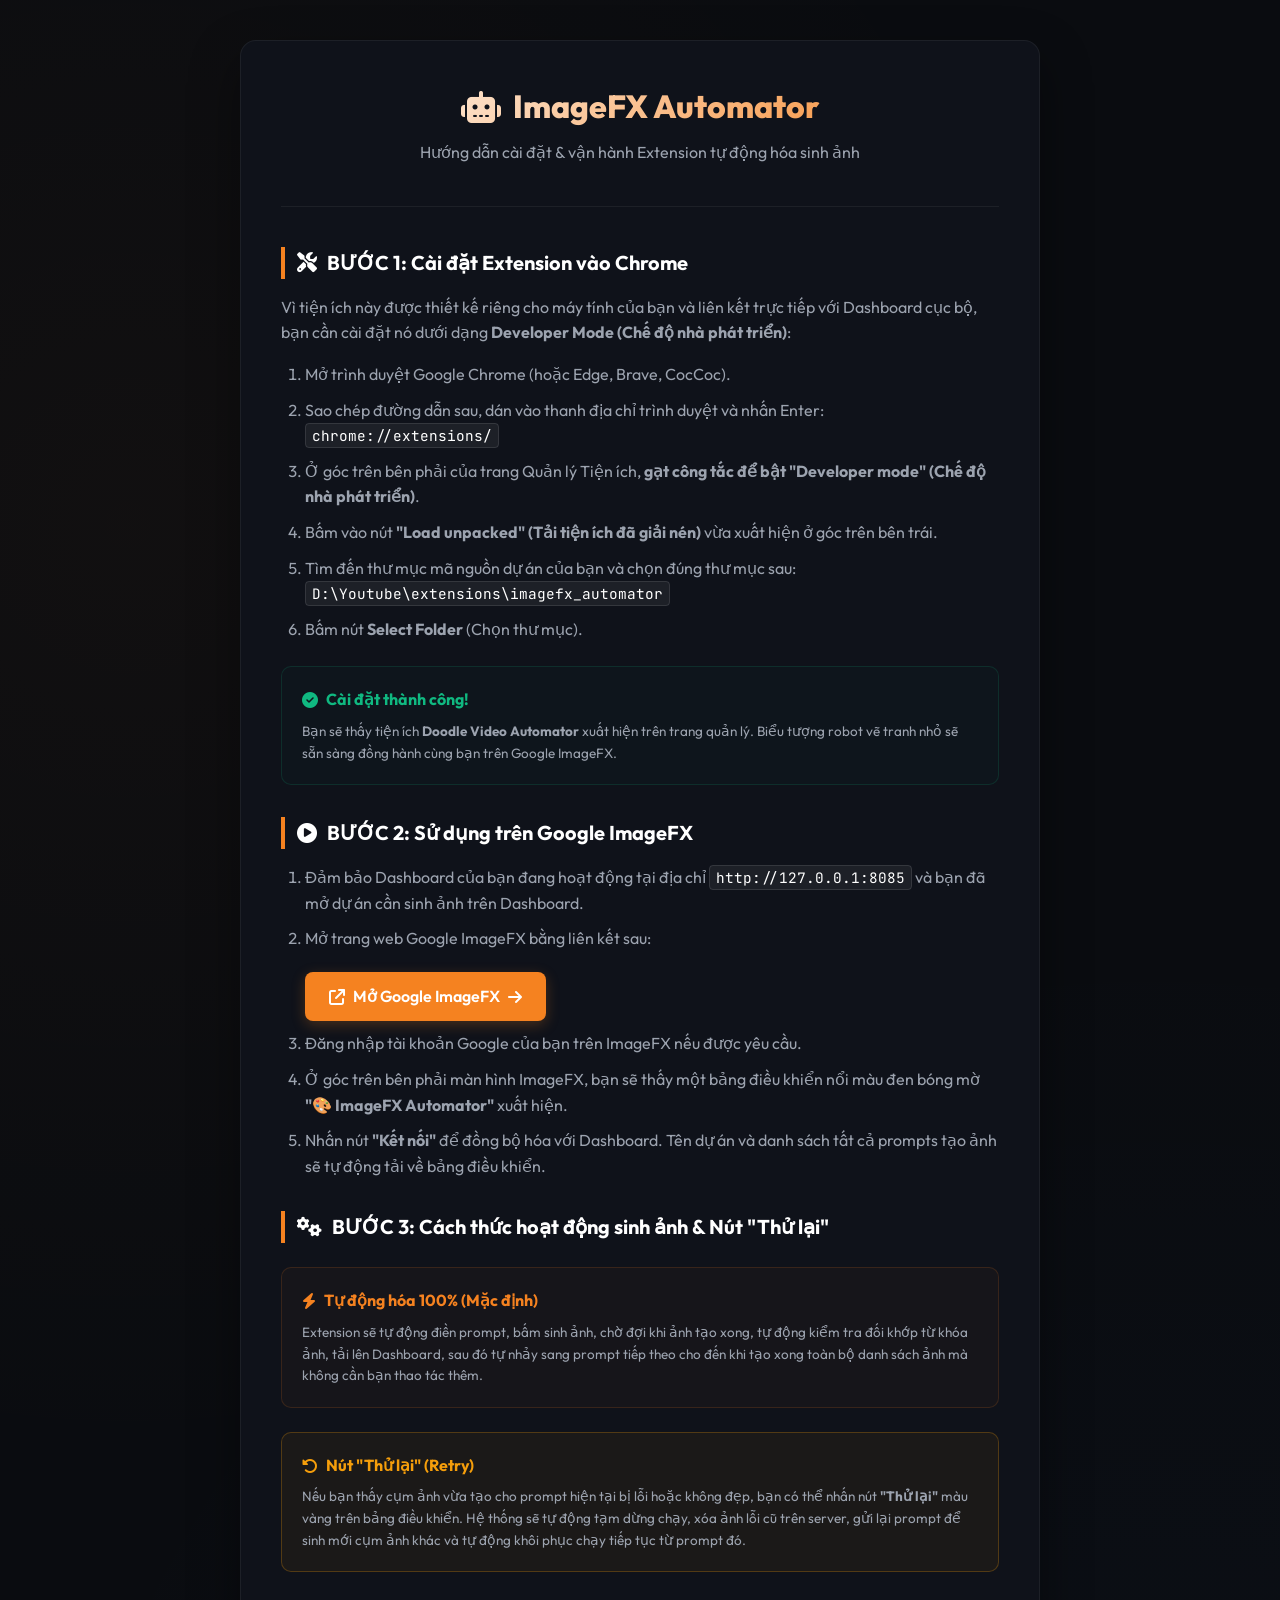
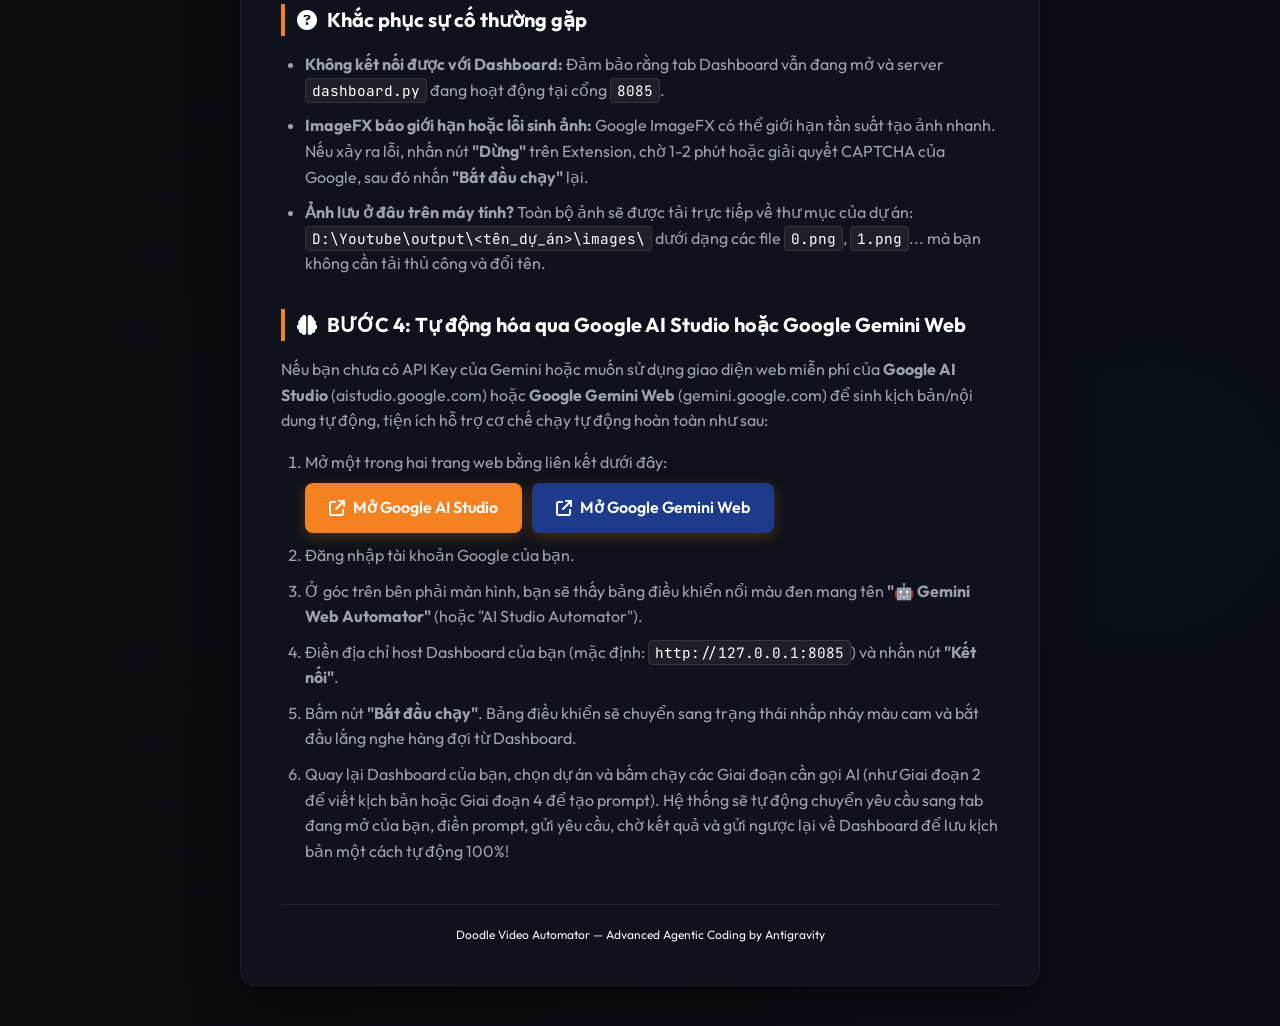
<file: static/instructions.html>
<!DOCTYPE html>
<html lang="vi">
<head>
    <meta charset="UTF-8">
    <meta name="viewport" content="width=device-width, initial-scale=1.0">
    <title>Hướng dẫn cài đặt ImageFX Automator Extension</title>
    <!-- Google Fonts: Outfit -->
    <link rel="preconnect" href="https://fonts.googleapis.com">
    <link rel="preconnect" href="https://fonts.gstatic.com" crossorigin>
    <link href="https://fonts.googleapis.com/css2?family=Outfit:wght@300;400;500;600;700;800&family=JetBrains+Mono:wght@400;500;700&display=swap" rel="stylesheet">
    <!-- FontAwesome for icons -->
    <link rel="stylesheet" href="https://cdnjs.cloudflare.com/ajax/libs/font-awesome/6.4.0/css/all.min.css">
    <style>
        :root {
            --bg-darkest: #0a0c10;
            --bg-darker: #0f121a;
            --bg-card: rgba(255, 255, 255, 0.03);
            --border-color: rgba(255, 255, 255, 0.06);
            --text-primary: #f3f4f6;
            --text-muted: #9ca3af;
            --accent: #F58220;
            --accent-glow: rgba(245, 130, 32, 0.25);
            --success: #10b981;
            --warning: #f59e0b;
        }

        * {
            box-sizing: border-box;
            margin: 0;
            padding: 0;
        }

        body {
            font-family: 'Outfit', sans-serif;
            background-color: var(--bg-darkest);
            color: var(--text-primary);
            line-height: 1.6;
            padding: 40px 20px;
            background-image: radial-gradient(circle at 10% 20%, rgba(245, 130, 32, 0.03) 0%, transparent 40%),
                              radial-gradient(circle at 90% 80%, rgba(59, 130, 246, 0.03) 0%, transparent 50%);
        }

        .container {
            max-width: 800px;
            margin: 0 auto;
            background: var(--bg-darker);
            border: 1px solid var(--border-color);
            border-radius: 16px;
            padding: 40px;
            box-shadow: 0 20px 50px rgba(0,0,0,0.4);
        }

        header {
            text-align: center;
            margin-bottom: 40px;
            border-bottom: 1px solid var(--border-color);
            padding-bottom: 24px;
        }

        h1 {
            font-size: 32px;
            font-weight: 800;
            margin-bottom: 8px;
            background: linear-gradient(135deg, #fff 0%, var(--accent) 100%);
            -webkit-background-clip: text;
            -webkit-text-fill-color: transparent;
            display: flex;
            align-items: center;
            justify-content: center;
            gap: 12px;
        }

        .subtitle {
            color: var(--text-muted);
            font-size: 16px;
        }

        h2 {
            font-size: 20px;
            font-weight: 700;
            color: #fff;
            margin: 32px 0 16px 0;
            display: flex;
            align-items: center;
            gap: 10px;
            border-left: 4px solid var(--accent);
            padding-left: 12px;
        }

        p {
            margin-bottom: 16px;
            color: var(--text-muted);
        }

        code {
            font-family: 'JetBrains Mono', monospace;
            background: rgba(255, 255, 255, 0.06);
            border: 1px solid rgba(255, 255, 255, 0.1);
            padding: 2px 6px;
            border-radius: 4px;
            color: #fff;
            font-size: 90%;
        }

        ol, ul {
            margin-left: 24px;
            margin-bottom: 24px;
            color: var(--text-muted);
        }

        li {
            margin-bottom: 10px;
        }

        .highlight-box {
            background: rgba(245, 130, 32, 0.03);
            border: 1px solid rgba(245, 130, 32, 0.15);
            border-radius: 10px;
            padding: 20px;
            margin: 24px 0;
        }

        .highlight-box h3 {
            color: var(--accent);
            font-size: 16px;
            margin-bottom: 8px;
            display: flex;
            align-items: center;
            gap: 8px;
        }

        .highlight-box p {
            margin-bottom: 0;
            font-size: 13.5px;
        }

        .btn-group {
            display: flex;
            gap: 16px;
            margin-top: 20px;
        }

        .btn {
            background-color: var(--accent);
            color: #fff;
            padding: 12px 24px;
            border-radius: 8px;
            text-decoration: none;
            font-weight: 600;
            display: inline-flex;
            align-items: center;
            gap: 8px;
            transition: all 0.2s ease;
            box-shadow: 0 4px 14px var(--accent-glow);
        }

        .btn:hover {
            background-color: #fa9743;
            transform: translateY(-1px);
            box-shadow: 0 6px 20px var(--accent-glow);
        }

        .step-img-placeholder {
            margin: 16px 0;
            background: rgba(0, 0, 0, 0.2);
            border: 1px dashed var(--border-color);
            border-radius: 8px;
            padding: 20px;
            text-align: center;
            font-size: 13px;
            color: var(--text-muted);
        }

        .footer {
            text-align: center;
            margin-top: 40px;
            border-top: 1px solid var(--border-color);
            padding-top: 20px;
            font-size: 12px;
            color: var(--text-tip);
        }
    </style>
</head>
<body>

<div class="container">
    <header>
        <h1><i class="fa-solid fa-robot"></i> ImageFX Automator</h1>
        <p class="subtitle">Hướng dẫn cài đặt & vận hành Extension tự động hóa sinh ảnh</p>
    </header>

    <h2><i class="fa-solid fa-screwdriver-wrench"></i> BƯỚC 1: Cài đặt Extension vào Chrome</h2>
    <p>Vì tiện ích này được thiết kế riêng cho máy tính của bạn và liên kết trực tiếp với Dashboard cục bộ, bạn cần cài đặt nó dưới dạng <strong>Developer Mode (Chế độ nhà phát triển)</strong>:</p>
    
    <ol>
        <li>Mở trình duyệt Google Chrome (hoặc Edge, Brave, CocCoc).</li>
        <li>Sao chép đường dẫn sau, dán vào thanh địa chỉ trình duyệt và nhấn Enter:
            <br>
            <code>chrome://extensions/</code>
        </li>
        <li>Ở góc trên bên phải của trang Quản lý Tiện ích, <strong>gạt công tắc để bật "Developer mode" (Chế độ nhà phát triển)</strong>.</li>
        <li>Bấm vào nút <strong>"Load unpacked" (Tải tiện ích đã giải nén)</strong> vừa xuất hiện ở góc trên bên trái.</li>
        <li>Tìm đến thư mục mã nguồn dự án của bạn và chọn đúng thư mục sau:
            <br>
            <code>D:\Youtube\extensions\imagefx_automator</code>
        </li>
        <li>Bấm nút <strong>Select Folder</strong> (Chọn thư mục).</li>
    </ol>

    <div class="highlight-box" style="background: rgba(16, 185, 129, 0.02); border-color: rgba(16, 185, 129, 0.15);">
        <h3 style="color: var(--success);"><i class="fa-solid fa-circle-check"></i> Cài đặt thành công!</h3>
        <p>Bạn sẽ thấy tiện ích <strong>Doodle Video Automator</strong> xuất hiện trên trang quản lý. Biểu tượng robot vẽ tranh nhỏ sẽ sẵn sàng đồng hành cùng bạn trên Google ImageFX.</p>
    </div>

    <h2><i class="fa-solid fa-circle-play"></i> BƯỚC 2: Sử dụng trên Google ImageFX</h2>
    <ol>
        <li>Đảm bảo Dashboard của bạn đang hoạt động tại địa chỉ <code>http://127.0.0.1:8085</code> và bạn đã mở dự án cần sinh ảnh trên Dashboard.</li>
        <li>Mở trang web Google ImageFX bằng liên kết sau:
            <div class="btn-group">
                <a href="https://aitestkitchen.withgoogle.com/tools/image-fx" target="_blank" class="btn">
                    <i class="fa-solid fa-external-link"></i> Mở Google ImageFX <i class="fa-solid fa-arrow-right"></i>
                </a>
            </div>
        </li>
        <li>Đăng nhập tài khoản Google của bạn trên ImageFX nếu được yêu cầu.</li>
        <li>Ở góc trên bên phải màn hình ImageFX, bạn sẽ thấy một bảng điều khiển nổi màu đen bóng mờ <strong>"🎨 ImageFX Automator"</strong> xuất hiện.</li>
        <li>Nhấn nút <strong>"Kết nối"</strong> để đồng bộ hóa với Dashboard. Tên dự án và danh sách tất cả prompts tạo ảnh sẽ tự động tải về bảng điều khiển.</li>
    </ol>

    <h2><i class="fa-solid fa-gears"></i> BƯỚC 3: Cách thức hoạt động sinh ảnh & Nút "Thử lại"</h2>
    
    <div class="highlight-box">
        <h3><i class="fa-solid fa-bolt"></i> Tự động hóa 100% (Mặc định)</h3>
        <p>Extension sẽ tự động điền prompt, bấm sinh ảnh, chờ đợi khi ảnh tạo xong, tự động kiểm tra đối khớp từ khóa ảnh, tải lên Dashboard, sau đó tự nhảy sang prompt tiếp theo cho đến khi tạo xong toàn bộ danh sách ảnh mà không cần bạn thao tác thêm.</p>
    </div>

    <div class="highlight-box" style="background: rgba(245, 158, 11, 0.05); border-color: rgba(245, 158, 11, 0.25);">
        <h3 style="color: #f59e0b;"><i class="fa-solid fa-rotate-left"></i> Nút "Thử lại" (Retry)</h3>
        <p>Nếu bạn thấy cụm ảnh vừa tạo cho prompt hiện tại bị lỗi hoặc không đẹp, bạn có thể nhấn nút <strong>"Thử lại"</strong> màu vàng trên bảng điều khiển. Hệ thống sẽ tự động tạm dừng chạy, xóa ảnh lỗi cũ trên server, gửi lại prompt để sinh mới cụm ảnh khác và tự động khôi phục chạy tiếp tục từ prompt đó.</p>
    </div>

    <h2><i class="fa-solid fa-circle-question"></i> Khắc phục sự cố thường gặp</h2>
    <ul>
        <li><strong>Không kết nối được với Dashboard:</strong> Đảm bảo rằng tab Dashboard vẫn đang mở và server <code>dashboard.py</code> đang hoạt động tại cổng <code>8085</code>.</li>
        <li><strong>ImageFX báo giới hạn hoặc lỗi sinh ảnh:</strong> Google ImageFX có thể giới hạn tần suất tạo ảnh nhanh. Nếu xảy ra lỗi, nhấn nút <strong>"Dừng"</strong> trên Extension, chờ 1-2 phút hoặc giải quyết CAPTCHA của Google, sau đó nhấn <strong>"Bắt đầu chạy"</strong> lại.</li>
        <li><strong>Ảnh lưu ở đâu trên máy tính?</strong> Toàn bộ ảnh sẽ được tải trực tiếp về thư mục của dự án: <code>D:\Youtube\output\&lt;tên_dự_án&gt;\images\</code> dưới dạng các file <code>0.png</code>, <code>1.png</code>... mà bạn không cần tải thủ công và đổi tên.</li>
    </ul>

    <h2><i class="fa-solid fa-brain"></i> BƯỚC 4: Tự động hóa qua Google AI Studio hoặc Google Gemini Web</h2>
    <p>Nếu bạn chưa có API Key của Gemini hoặc muốn sử dụng giao diện web miễn phí của <strong>Google AI Studio</strong> (aistudio.google.com) hoặc <strong>Google Gemini Web</strong> (gemini.google.com) để sinh kịch bản/nội dung tự động, tiện ích hỗ trợ cơ chế chạy tự động hoàn toàn như sau:</p>
    <ol>
        <li>Mở một trong hai trang web bằng liên kết dưới đây:
            <div class="btn-group" style="margin-top: 8px; gap: 10px; display: flex;">
                <a href="https://aistudio.google.com" target="_blank" class="btn" style="background: var(--accent);">
                    <i class="fa-solid fa-arrow-up-right-from-square"></i> Mở Google AI Studio
                </a>
                <a href="https://gemini.google.com" target="_blank" class="btn" style="background: #1e3a8a;">
                    <i class="fa-solid fa-arrow-up-right-from-square"></i> Mở Google Gemini Web
                </a>
            </div>
        </li>
        <li>Đăng nhập tài khoản Google của bạn.</li>
        <li>Ở góc trên bên phải màn hình, bạn sẽ thấy bảng điều khiển nổi màu đen mang tên <strong>"🤖 Gemini Web Automator"</strong> (hoặc "AI Studio Automator").</li>
        <li>Điền địa chỉ host Dashboard của bạn (mặc định: <code>http://127.0.0.1:8085</code>) và nhấn nút <strong>"Kết nối"</strong>.</li>
        <li>Bấm nút <strong>"Bắt đầu chạy"</strong>. Bảng điều khiển sẽ chuyển sang trạng thái nhấp nháy màu cam và bắt đầu lắng nghe hàng đợi từ Dashboard.</li>
        <li>Quay lại Dashboard của bạn, chọn dự án và bấm chạy các Giai đoạn cần gọi AI (như Giai đoạn 2 để viết kịch bản hoặc Giai đoạn 4 để tạo prompt). Hệ thống sẽ tự động chuyển yêu cầu sang tab đang mở của bạn, điền prompt, gửi yêu cầu, chờ kết quả và gửi ngược lại về Dashboard để lưu kịch bản một cách tự động 100%!</li>
    </ol>

    <div class="footer">
        Doodle Video Automator — Advanced Agentic Coding by Antigravity
    </div>
</div>

</body>
</html>
</file>
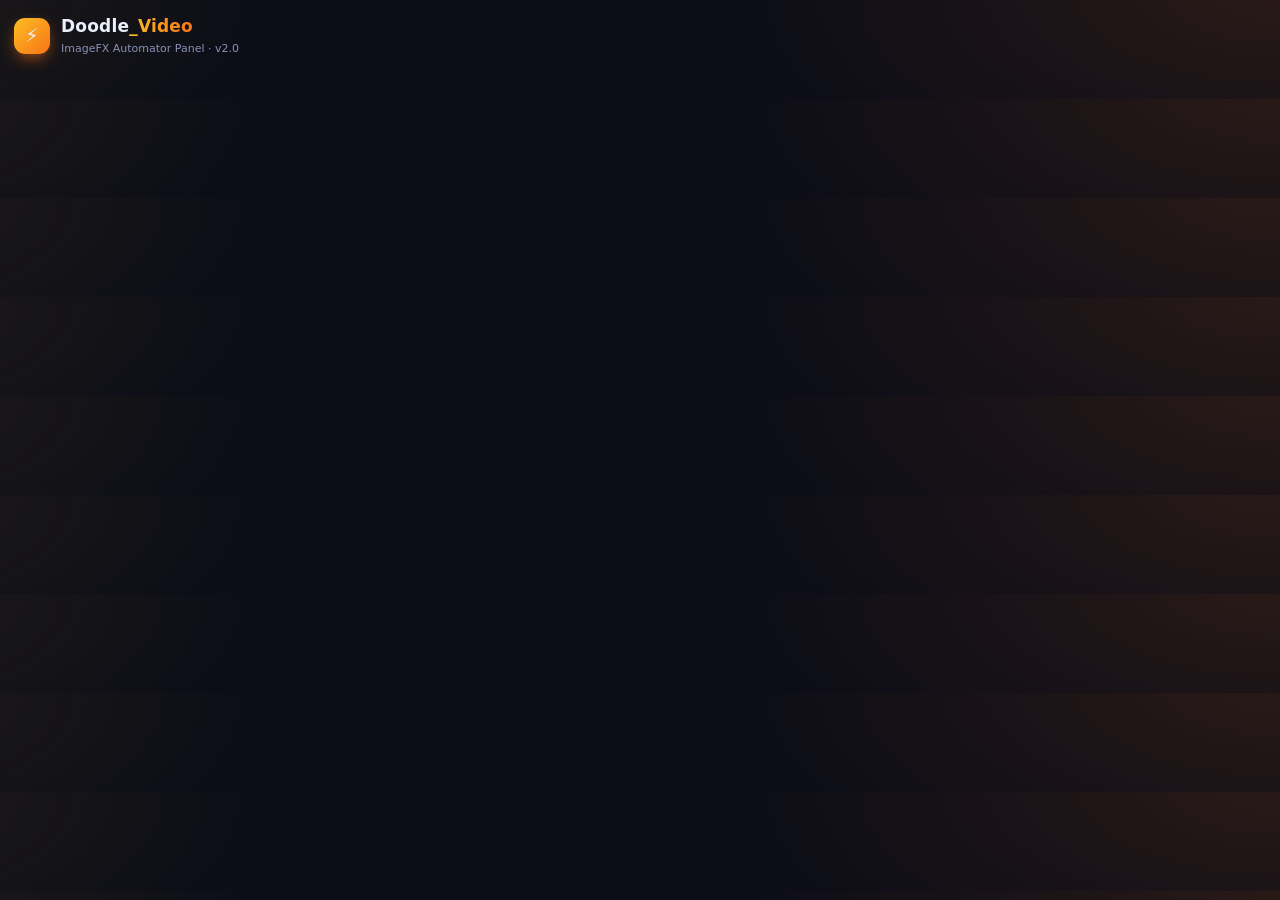
<file: extensions/imagefx_automator/sidepanel.html>
<!DOCTYPE html>
<html lang="vi">
  <head>
    <meta charset="UTF-8" />
    <meta name="viewport" content="width=device-width, initial-scale=1.0" />
    <title>Doodle Video Automator</title>
    <link rel="stylesheet" href="sidepanel.css" />
  </head>
  <body>
    <header class="head">
      <div class="brand">
        <span class="logo">⚡</span>
        <div>
          <h1 id="main-title">Doodle<span class="accent">_Video</span></h1>
          <span id="main-subtitle" class="ver">ImageFX Automator Panel · v2.0</span>
        </div>
      </div>
    </header>

    <!-- VIEWS CONTAINER -->
    <div id="views-container">
      
      <!-- ==========================================
           1. IMAGEFX VIEW 
           ========================================== -->
      <div id="imagefx-view" style="display: none;">
        <!-- Kết nối Dashboard -->
        <div id="conn" class="conn conn--off">
          <span class="dot"></span>
          <span id="connText">Đang kiểm tra kết nối Dashboard…</span>
        </div>

        <section class="block">
          <label class="lbl" for="automator-host-input">Địa chỉ Dashboard URL</label>
          <div class="row" style="margin-top: 0;">
            <input id="automator-host-input" type="text" value="http://127.0.0.1:8085" placeholder="http://127.0.0.1:8085" />
            <button id="connect-btn" class="btn" style="padding: 9px 12px; margin-top: 0;">Kết nối</button>
          </div>
        </section>

        <!-- Thông tin dự án Active -->
        <section class="block" id="project-info-block" style="display: none;">
          <div style="background: var(--panel-2); border: 1px solid var(--line); border-radius: var(--radius); padding: 10px;">
            <div style="font-weight: bold; font-size: 13px; margin-bottom: 4px;">Dự án: <span id="project-name" style="color: var(--accent);">—</span></div>
            <div style="font-size: 11px; color: var(--muted); margin-bottom: 2px;">Niche: <span id="project-niche">—</span></div>
            <div style="font-size: 11px; color: var(--muted);">Thư mục: <span id="project-dir" style="word-break: break-all;">—</span></div>
          </div>
        </section>

        <!-- Tham số cấu hình -->
        <section class="block">
          <label class="lbl">Số lượng ảnh kết quả mỗi Prompt</label>
          <div class="row" style="gap: 20px; margin-top: 4px;">
            <label style="display: flex; align-items: center; gap: 6px; cursor: pointer;">
              <input type="radio" name="expected-count" value="2" checked style="width: auto; cursor: pointer;" />
              <span>2 ảnh (Khuyên dùng)</span>
            </label>
            <label style="display: flex; align-items: center; gap: 6px; cursor: pointer;">
              <input type="radio" name="expected-count" value="4" style="width: auto; cursor: pointer;" />
              <span>4 ảnh</span>
            </label>
          </div>
        </section>

        <section class="block">
          <label class="lbl">Nghỉ ngẫu nhiên giữa các Prompt (giây)</label>
          <div class="row delays" style="margin-top: 4px;">
            <input id="delayMin" type="number" min="0" value="5" />
            <span>đến</span>
            <input id="delayMax" type="number" min="0" value="15" />
          </div>
          <p class="hint">Delay ngẫu nhiên giúp hành vi sinh ảnh tự nhiên hơn.</p>
        </section>

        <section class="block">
          <div class="row" style="margin-top: 0; justify-content: space-between;">
            <label class="lbl" style="margin-bottom: 0;">Lưu bản sao ảnh cục bộ (Downloads)</label>
            <label class="switch">
              <input id="saveLocal" type="checkbox" checked />
              <span class="slider"></span>
            </label>
          </div>
        </section>

        <!-- Nút điều khiển chính -->
        <div class="actions" style="margin-top: 15px;">
          <button id="start-btn" class="btn btn--primary">Bắt đầu chạy</button>
          <button id="retry-btn" class="btn" style="background: #e28743; color: #fff; border: none; display: none;">Thử lại</button>
          <button id="stop-btn" class="btn btn--danger" disabled>Dừng</button>
        </div>

        <!-- Nhật ký chạy (Console Logs) -->
        <section class="block">
          <label class="lbl">Nhật ký tiến trình</label>
          <div id="logs-console" class="logs-console">
            <div class="log-line info">Bấm "Kết nối" để tải kịch bản dự án...</div>
          </div>
        </section>

        <!-- Hàng đợi Prompt -->
        <section class="block">
          <div class="qhead">
            <span class="lbl">Hàng đợi Prompt sinh ảnh</span>
            <span id="progress" class="count">—</span>
          </div>
          <div class="pbar"><div id="pfill" class="pfill"></div></div>
          <ul id="queue" class="queue">
            <li style="text-align: center; color: var(--muted); padding: 20px 0; font-size: 11px;">Chưa kết nối dự án</li>
          </ul>
        </section>
      </div>

      <!-- ==========================================
           2. GEMINI VIEW 
           ========================================== -->
      <div id="gemini-view" style="display: none;">
        <div id="gemini-conn" class="conn conn--off">
          <span class="dot"></span>
          <span id="gemini-connText">Chưa kết nối Dashboard</span>
        </div>

        <section class="block">
          <label class="lbl" for="gemini-host-input">Địa chỉ Dashboard URL</label>
          <div class="row" style="margin-top: 0;">
            <input id="gemini-host-input" type="text" value="http://127.0.0.1:8085" placeholder="http://127.0.0.1:8085" />
            <button id="gemini-connect-btn" class="btn" style="padding: 9px 12px; margin-top: 0;">Kết nối</button>
          </div>
        </section>

        <section class="block" id="gemini-controls" style="display: none;">
          <div class="actions" style="margin-top: 15px;">
            <button id="gemini-start-btn" class="btn btn--primary" style="background: #2563eb;">Bắt đầu nhận Task</button>
            <button id="gemini-stop-btn" class="btn btn--danger" style="display: none;">Dừng</button>
          </div>
        </section>

        <section class="block">
          <label class="lbl">Nhật ký tiến trình (Gemini)</label>
          <div id="gemini-logs-console" class="logs-console" style="min-height: 250px;">
            <div class="log-line info">Chờ lệnh kết nối...</div>
          </div>
        </section>
      </div>
      
      <!-- ==========================================
           3. NO MATCH VIEW 
           ========================================== -->
      <div id="nomatch-view" style="display: none; padding: 20px; text-align: center; color: var(--muted);">
        Vui lòng mở Google ImageFX hoặc Gemini/AI Studio để sử dụng tiện ích này.
      </div>
      
    </div>

    <script src="sidepanel.js"></script>
  </body>
</html>
</file>
<file: extensions/imagefx_automator/sidepanel.css>
@property --angle {
  syntax: "<angle>";
  initial-value: 0deg;
  inherits: false;
}

:root {
  --bg: #0c0d17;
  --panel: #161827;
  --panel-2: #1e2136;
  --line: #2a2f4a;
  --text: #eceefb;
  --muted: #8b90b5;
  --accent: #fbbf24;       /* Doodle Orange/Yellow theme */
  --accent-2: #f97316;     /* Orange gradient accent */
  --green: #34d399;
  --red: #f87171;
  --amber: #fbbf24;
  --radius: 12px;
}

* { box-sizing: border-box; }

body {
  margin: 0;
  padding: 14px 14px 30px;
  background:
    radial-gradient(900px 400px at 100% -10%, rgba(249, 115, 22, 0.12), transparent 60%),
    radial-gradient(700px 360px at -10% 0%, rgba(251, 191, 36, 0.08), transparent 55%),
    var(--bg);
  color: var(--text);
  font-family: "Segoe UI", system-ui, -apple-system, sans-serif;
  font-size: 13px;
  line-height: 1.45;
}

/* ---- Header ---- */
.head { margin-bottom: 12px; }
.brand { display: flex; align-items: center; gap: 11px; }
.logo {
  width: 36px; height: 36px;
  display: grid; place-items: center;
  font-size: 19px; border-radius: 11px;
  background: linear-gradient(135deg, var(--accent), var(--accent-2));
  box-shadow: 0 6px 18px -6px var(--accent-2);
}
.head h1 { margin: 0; font-size: 17px; letter-spacing: 0.2px; font-weight: 700; }
.head h1 .accent {
  background: linear-gradient(90deg, var(--accent), var(--accent-2));
  -webkit-background-clip: text; background-clip: text; color: transparent;
}
.ver { font-size: 11px; color: var(--muted); }

/* ---- Connection banner ---- */
.conn {
  display: flex; align-items: center; gap: 8px;
  padding: 8px 12px; border-radius: var(--radius);
  font-size: 12px; margin-bottom: 14px;
  border: 1px solid var(--line);
  transition: background 0.3s, border-color 0.3s;
}
.conn .dot { width: 8px; height: 8px; border-radius: 50%; background: var(--muted); transition: background 0.3s; }
.conn--on { border-color: rgba(52, 211, 153, 0.4); background: rgba(52, 211, 153, 0.08); }
.conn--on .dot { background: var(--green); box-shadow: 0 0 0 0 rgba(52, 211, 153, 0.5); animation: pulse 1.8s infinite; }
.conn--off { border-color: rgba(248, 113, 113, 0.35); background: rgba(248, 113, 113, 0.06); }
.conn--off .dot { background: var(--red); }
@keyframes pulse {
  0% { box-shadow: 0 0 0 0 rgba(52, 211, 153, 0.5); }
  70% { box-shadow: 0 0 0 6px rgba(52, 211, 153, 0); }
  100% { box-shadow: 0 0 0 0 rgba(52, 211, 153, 0); }
}

/* ---- Blocks ---- */
.block { margin-bottom: 14px; }
.lbl { display: block; font-size: 12px; font-weight: 600; margin-bottom: 4px; }
.hint { margin: 2px 0 6px; font-size: 11px; color: var(--muted); }

textarea, input[type="text"], input[type="number"], select {
  width: 100%;
  background: var(--panel);
  border: 1px solid var(--line);
  border-radius: 10px;
  color: var(--text);
  padding: 9px 10px;
  font: inherit; outline: none; resize: vertical;
  transition: border-color 0.2s, box-shadow 0.2s;
}
textarea:focus, input:focus, select:focus {
  border-color: var(--accent-2);
  box-shadow: 0 0 0 3px rgba(249, 115, 22, 0.15);
}

.row { display: flex; align-items: center; gap: 10px; margin-top: 8px; }
.count { font-size: 11px; color: var(--muted); margin-left: auto; }

.grid2 { display: grid; grid-template-columns: 1fr auto; gap: 12px; align-items: end; }
.serial { display: flex; flex-direction: column; gap: 6px; align-items: flex-start; }

/* toggle switch */
.switch { position: relative; display: inline-block; width: 40px; height: 22px; }
.switch input { opacity: 0; width: 0; height: 0; }
.slider {
  position: absolute; inset: 0; cursor: pointer;
  background: var(--panel-2); border: 1px solid var(--line);
  border-radius: 999px; transition: 0.25s;
}
.slider::before {
  content: ""; position: absolute; height: 16px; width: 16px;
  left: 2px; top: 2px; background: var(--muted);
  border-radius: 50%; transition: 0.25s;
}
.switch input:checked + .slider { background: linear-gradient(135deg, var(--accent), var(--accent-2)); border-color: transparent; }
.switch input:checked + .slider::before { transform: translateX(18px); background: #fff; }

.delays { gap: 8px; }
.delays input { width: 70px; text-align: center; }
.delays span { color: var(--muted); font-size: 12px; }

/* ---- Buttons ---- */
.btn {
  border: 1px solid var(--line);
  background: var(--panel-2);
  color: var(--text);
  padding: 10px 14px; border-radius: 10px;
  font: inherit; font-weight: 600; cursor: pointer;
  transition: transform 0.12s, filter 0.15s, opacity 0.15s, box-shadow 0.15s;
}
.btn:hover:not(:disabled) { filter: brightness(1.12); transform: translateY(-1px); }
.btn:active:not(:disabled) { transform: translateY(0); }
.btn:disabled { opacity: 0.45; cursor: not-allowed; }
.btn--ghost { background: transparent; }
.btn--primary {
  flex: 1; border: none; color: #fff;
  background: linear-gradient(135deg, var(--accent), var(--accent-2));
  background-size: 200% 100%;
  box-shadow: 0 8px 20px -8px var(--accent-2);
}
.btn--primary:hover:not(:disabled) { background-position: 100% 0; }
.btn--danger { border-color: rgba(248, 113, 113, 0.4); color: var(--red); }
.actions { display: flex; gap: 10px; margin-bottom: 12px; }

/* ---- Logs Console ---- */
.logs-console {
  margin-top: 10px;
  background: #090a10;
  border: 1px solid var(--line);
  border-radius: 10px;
  padding: 10px;
  max-height: 180px;
  min-height: 80px;
  overflow-y: auto;
  font-family: monospace;
  font-size: 11px;
  color: var(--muted);
  white-space: pre-wrap;
  line-height: 1.5;
  box-shadow: inset 0 2px 8px rgba(0, 0, 0, 0.5);
}
.log-line {
  margin: 2px 0;
  border-bottom: 1px dashed rgba(255, 255, 255, 0.03);
  padding-bottom: 2px;
}
.log-line.success { color: var(--green); }
.log-line.error { color: var(--red); }
.log-line.warning { color: var(--amber); }
.log-line.info { color: var(--text); }

/* ---- Queue ---- */
.qhead { display: flex; align-items: center; justify-content: space-between; margin-bottom: 8px; }

.pbar { height: 6px; background: var(--panel-2); border-radius: 999px; overflow: hidden; margin-bottom: 12px; }
.pfill {
  height: 100%; width: 0%;
  background: linear-gradient(90deg, var(--accent), var(--accent-2));
  border-radius: 999px;
  transition: width 0.5s cubic-bezier(0.4, 0, 0.2, 1);
}

.queue { list-style: none; margin: 0; padding: 0; display: flex; flex-direction: column; gap: 7px; max-height: 300px; overflow-y: auto; }
.qitem {
  position: relative; z-index: 0;
  display: flex; align-items: center; gap: 9px;
  padding: 9px 11px;
  background: var(--panel);
  border: 1px solid var(--line);
  border-radius: 11px;
  font-size: 12px;
  animation: slideIn 0.3s ease both;
  transition: border-color 0.3s, background 0.3s;
}
@keyframes slideIn { from { opacity: 0; transform: translateY(6px); } to { opacity: 1; transform: none; } }

.qitem .num { color: var(--muted); min-width: 22px; text-align: right; font-variant-numeric: tabular-nums; }
.qitem .txt { flex: 1; white-space: nowrap; overflow: hidden; text-overflow: ellipsis; }

.tag {
  font-size: 10px; font-weight: 700; padding: 3px 8px;
  border-radius: 999px; text-transform: uppercase; letter-spacing: 0.4px;
  white-space: nowrap;
}
.tag.pending { background: rgba(139, 144, 181, 0.15); color: var(--muted); }
.tag.generating { background: rgba(249, 115, 22, 0.2); color: var(--accent); }
.tag.done { background: rgba(52, 211, 153, 0.16); color: var(--green); }
.tag.error, .tag.timeout { background: rgba(248, 113, 113, 0.16); color: var(--red); }

/* done pop */
.qitem.done { animation: donePop 0.4s ease; }
@keyframes donePop { 0% { } 40% { transform: scale(1.015); } 100% { transform: scale(1); } }
</file>
